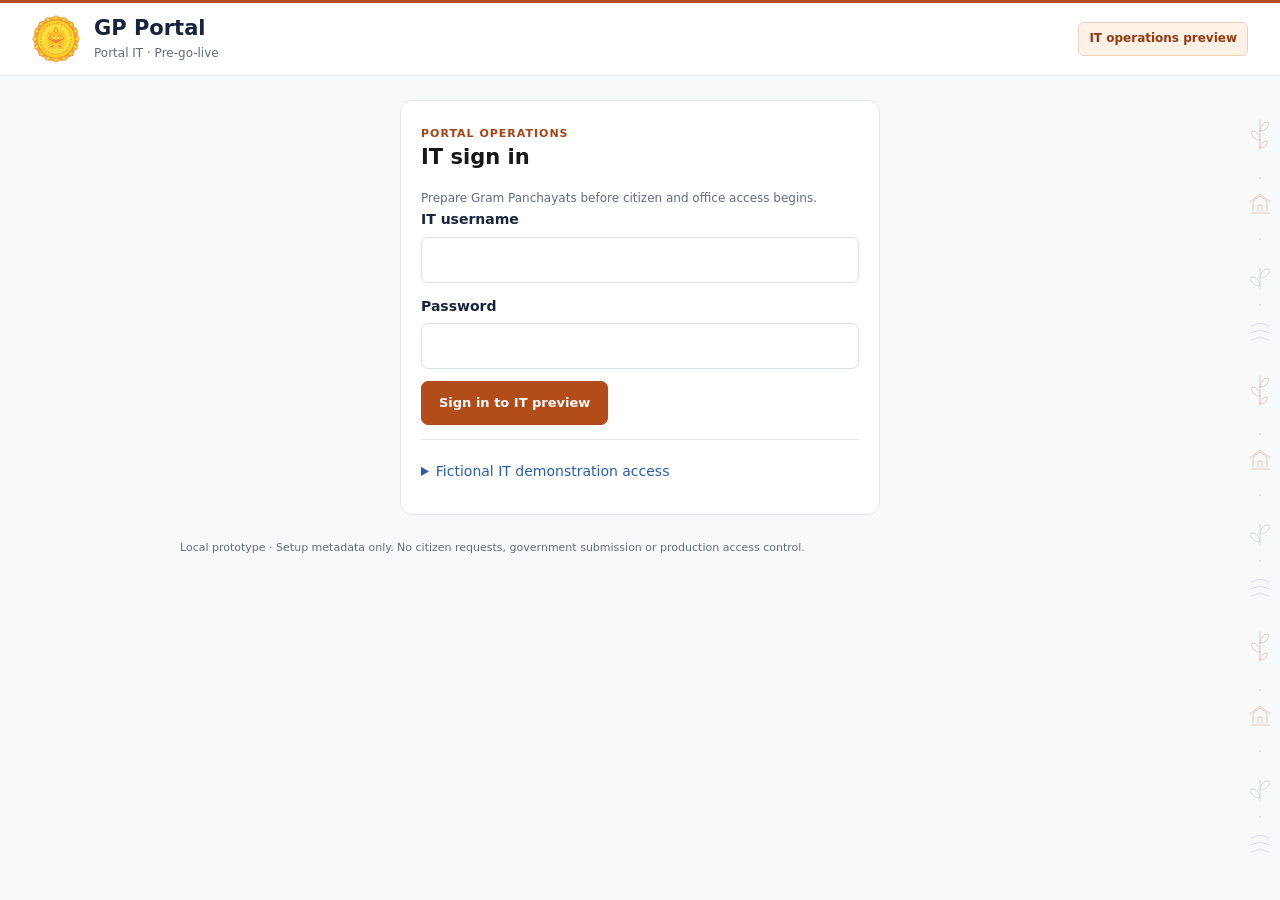
<file: it-setup.html>
<!doctype html>
<html lang="en" data-portal-context="it">
<head>
  <meta charset="utf-8">
  <meta name="viewport" content="width=device-width, initial-scale=1">
  <meta name="referrer" content="no-referrer">
  <title>Portal IT · Pre-go-live setup</title>
  <link rel="stylesheet" href="styles.css">
  <link rel="stylesheet" href="it-setup.css">
  <link rel="stylesheet" href="village-art.css">
  <script src="gp-registry-beed.js" defer></script>
  <script src="portal-access.js" defer></script>
  <script src="it-setup.js" defer></script>
</head>
<body class="it-page">
  <div class="village-edge-art" aria-hidden="true"></div>
  <a class="skip-link" href="#itMain">Skip to setup</a>
  <header class="it-header">
    <img src="assets/maharashtra-seal.png" width="48" height="48" alt="Maharashtra state seal">
    <div class="it-brand"><strong>GP Portal</strong><span>Portal IT · Pre-go-live</span></div>
    <span class="it-context">IT operations preview</span>
    <button type="button" id="itSignOut" class="button secondary small" hidden>Sign out</button>
  </header>
  <main id="itMain" tabindex="-1"></main>
  <footer class="it-footer">Local prototype · Setup metadata only. No citizen requests, government submission or production access control.</footer>
  <noscript>Enable JavaScript to use this local operations preview.</noscript>
</body>
</html>
</file>
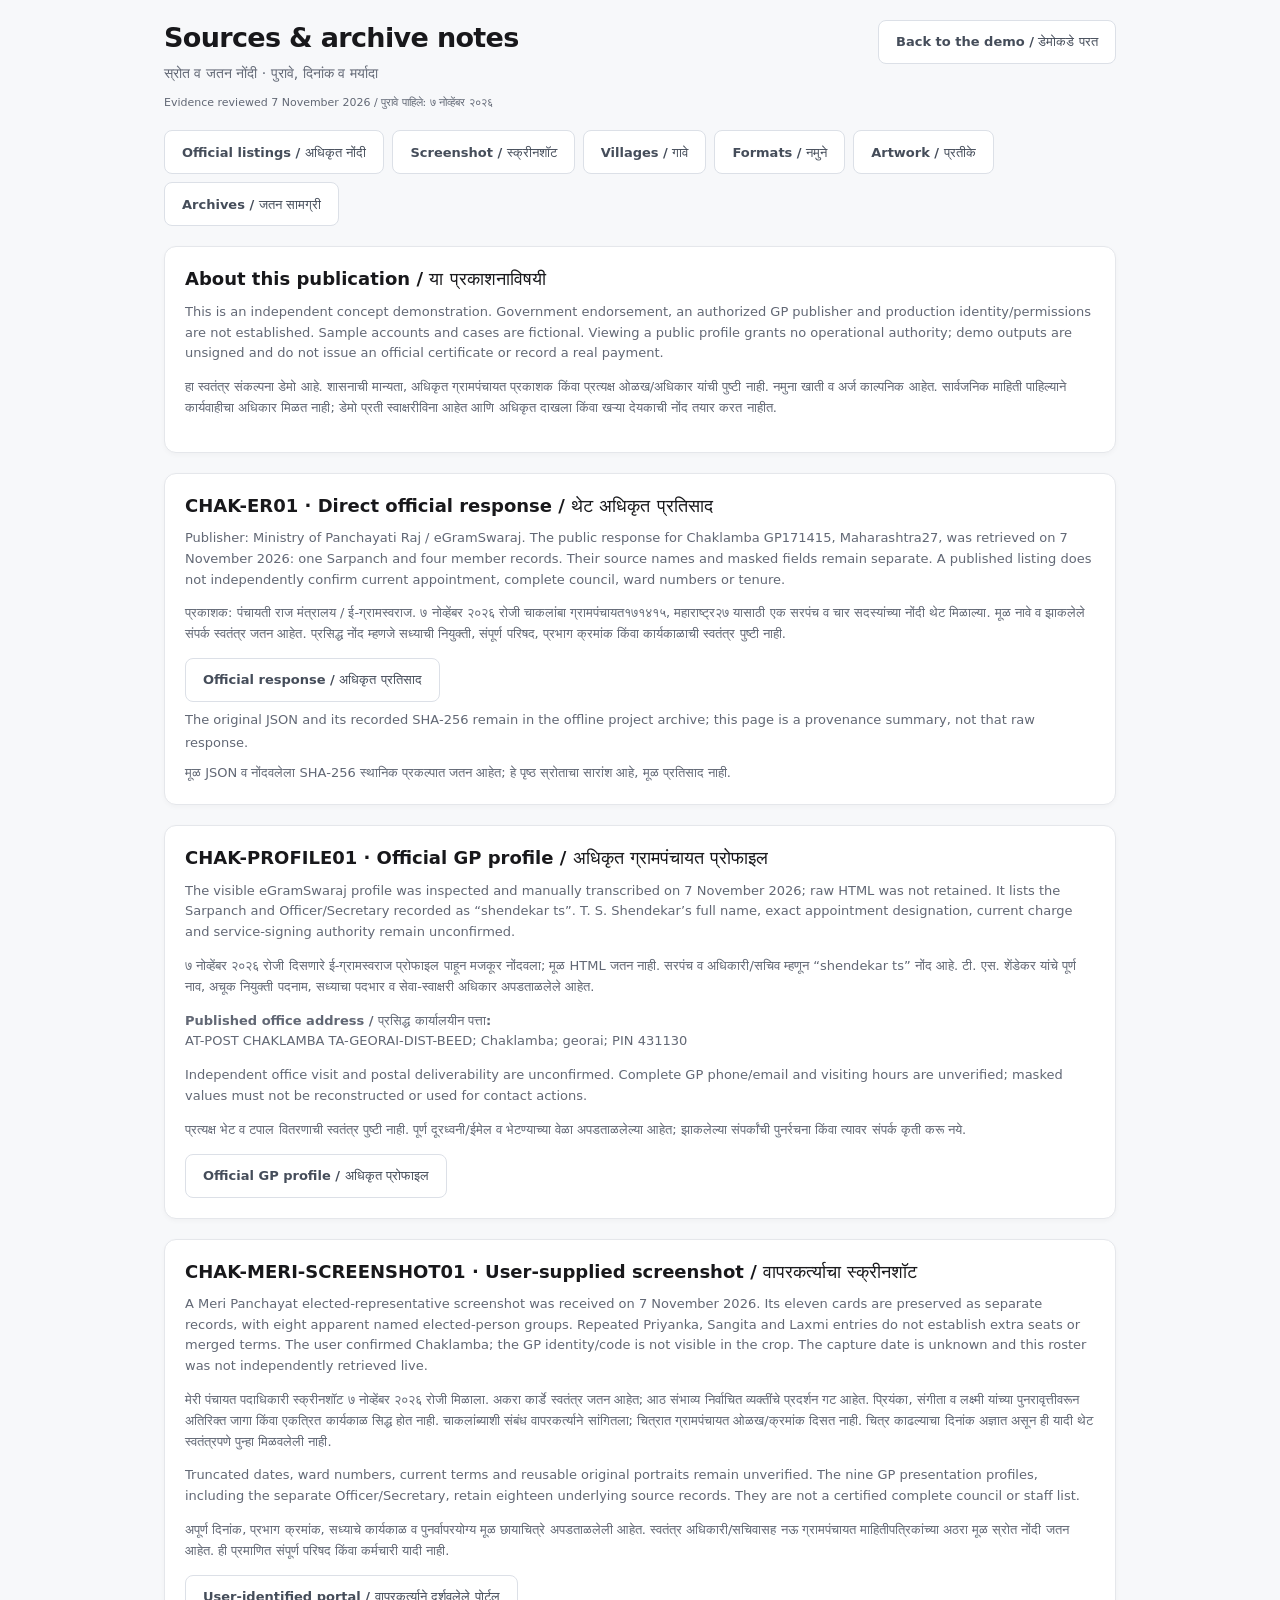
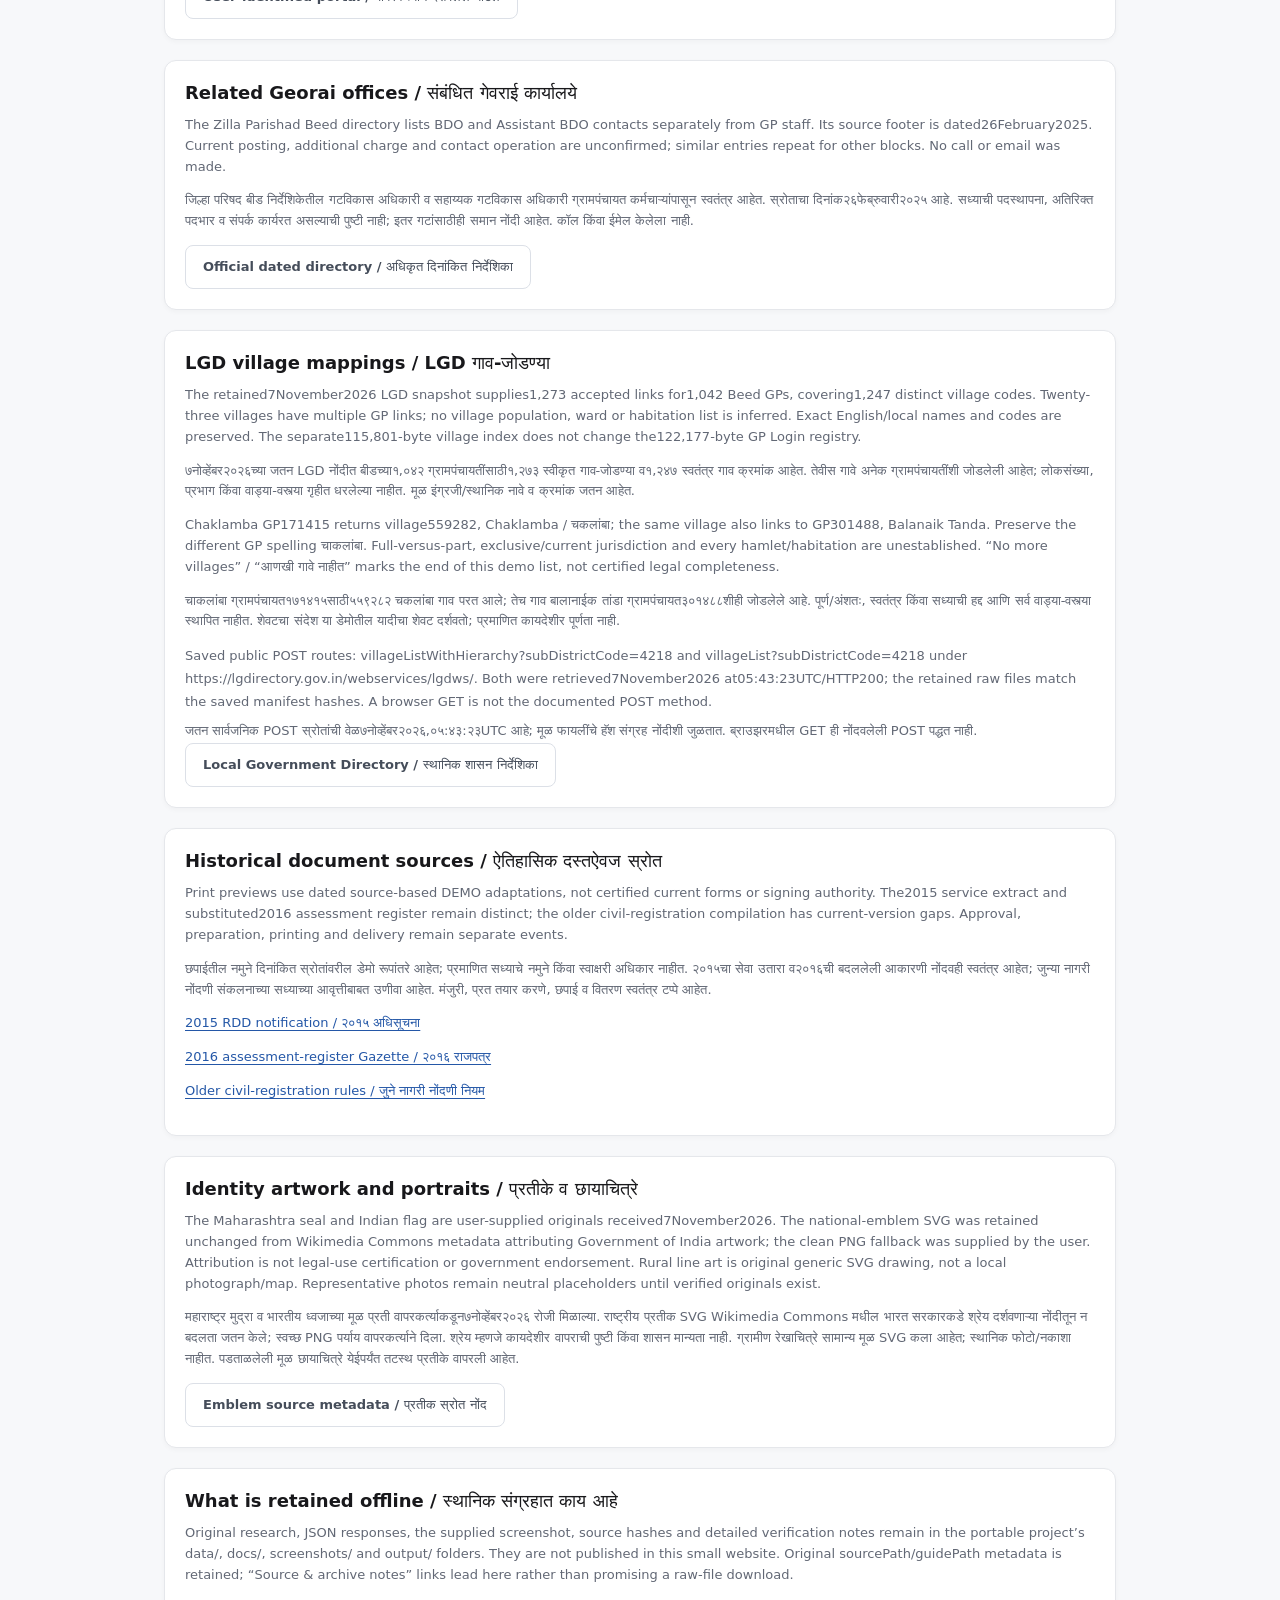
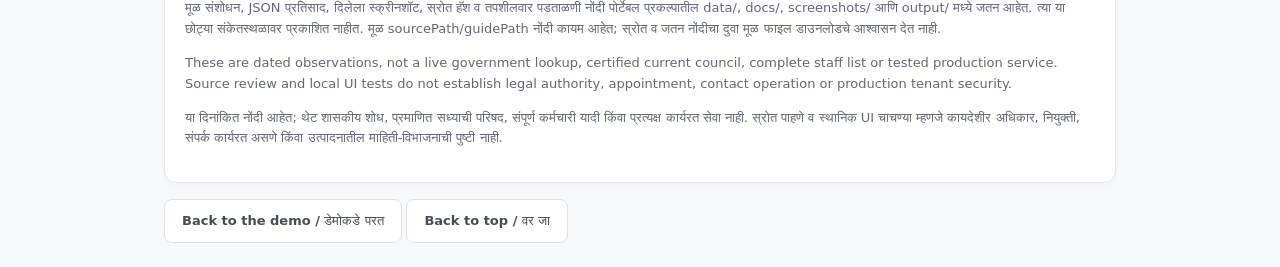
<file: sources.html>
<!doctype html>
<html lang="en">
<head>
  <meta charset="utf-8">
  <meta name="viewport" content="width=device-width, initial-scale=1">
  <meta name="description" content="Sources, evidence dates and limitations for the Gram Panchayat concept demonstration.">
  <title>Sources &amp; archive notes · स्रोत व जतन नोंदी</title>
  <link rel="stylesheet" href="styles.css">
</head>
<body>
  <a class="skip-link" href="#mainContent">Read source notes / स्रोत नोंदी वाचा</a>
  <main id="mainContent" class="main-content" data-source-guide tabindex="-1" style="max-width:1000px">
    <header class="page-heading">
      <div><h1>Sources &amp; archive notes</h1><p class="page-intro" lang="mr">स्रोत व जतन नोंदी · पुरावे, दिनांक व मर्यादा</p><p class="field-hint">Evidence reviewed 7 November 2026 / पुरावे पाहिले: ७ नोव्हेंबर २०२६</p></div>
      <a class="button secondary" href="index.html">Back to the demo / डेमोकडे परत</a>
    </header>
    <nav aria-label="Source sections / स्रोत विभाग" style="display:flex;flex-wrap:wrap;gap:8px;margin-bottom:20px">
      <a class="button secondary" href="#chak-er01">Official listings / अधिकृत नोंदी</a>
      <a class="button secondary" href="#chak-meri-screenshot01">Screenshot / स्क्रीनशॉट</a>
      <a class="button secondary" href="#village-mappings">Villages / गावे</a>
      <a class="button secondary" href="#document-formats">Formats / नमुने</a>
      <a class="button secondary" href="#identity-artwork">Artwork / प्रतीके</a>
      <a class="button secondary" href="#offline-archives">Archives / जतन सामग्री</a>
    </nav>

    <section class="panel" id="demo-publisher" style="margin-bottom:16px">
      <h2>About this publication <span lang="mr">/ या प्रकाशनाविषयी</span></h2>
      <p>This is an independent concept demonstration. Government endorsement, an authorized GP publisher and production identity/permissions are not established. Sample accounts and cases are fictional. Viewing a public profile grants no operational authority; demo outputs are unsigned and do not issue an official certificate or record a real payment.</p>
      <p lang="mr">हा स्वतंत्र संकल्पना डेमो आहे. शासनाची मान्यता, अधिकृत ग्रामपंचायत प्रकाशक किंवा प्रत्यक्ष ओळख/अधिकार यांची पुष्टी नाही. नमुना खाती व अर्ज काल्पनिक आहेत. सार्वजनिक माहिती पाहिल्याने कार्यवाहीचा अधिकार मिळत नाही; डेमो प्रती स्वाक्षरीविना आहेत आणि अधिकृत दाखला किंवा खऱ्या देयकाची नोंद तयार करत नाहीत.</p>
    </section>

    <section class="panel" id="chak-er01" data-source-id="CHAK-ER01" style="margin-bottom:16px">
      <h2>CHAK-ER01 · Direct official response <span lang="mr">/ थेट अधिकृत प्रतिसाद</span></h2>
      <p>Publisher: Ministry of Panchayati Raj / eGramSwaraj. The public response for Chaklamba GP171415, Maharashtra27, was retrieved on 7 November 2026: one Sarpanch and four member records. Their source names and masked fields remain separate. A published listing does not independently confirm current appointment, complete council, ward numbers or tenure.</p>
      <p lang="mr">प्रकाशक: पंचायती राज मंत्रालय / ई-ग्रामस्वराज. ७ नोव्हेंबर २०२६ रोजी चाकलांबा ग्रामपंचायत१७१४१५, महाराष्ट्र२७ यासाठी एक सरपंच व चार सदस्यांच्या नोंदी थेट मिळाल्या. मूळ नावे व झाकलेले संपर्क स्वतंत्र जतन आहेत. प्रसिद्ध नोंद म्हणजे सध्याची नियुक्ती, संपूर्ण परिषद, प्रभाग क्रमांक किंवा कार्यकाळाची स्वतंत्र पुष्टी नाही.</p>
      <a class="button secondary" href="https://egramswaraj.gov.in/ElectedMemberRepresent.do?code=171415&amp;stateCode=27&amp;level=V" target="_blank" rel="noopener noreferrer">Official response / अधिकृत प्रतिसाद</a>
      <p class="field-hint">The original JSON and its recorded SHA-256 remain in the offline project archive; this page is a provenance summary, not that raw response.</p>
      <p class="field-hint" lang="mr">मूळ JSON व नोंदवलेला SHA-256 स्थानिक प्रकल्पात जतन आहेत; हे पृष्ठ स्रोताचा सारांश आहे, मूळ प्रतिसाद नाही.</p>
    </section>

    <section class="panel" id="chak-profile01" data-source-id="CHAK-PROFILE01" style="margin-bottom:16px">
      <h2>CHAK-PROFILE01 · Official GP profile <span lang="mr">/ अधिकृत ग्रामपंचायत प्रोफाइल</span></h2>
      <p>The visible eGramSwaraj profile was inspected and manually transcribed on 7 November 2026; raw HTML was not retained. It lists the Sarpanch and Officer/Secretary recorded as “shendekar ts”. T. S. Shendekar’s full name, exact appointment designation, current charge and service-signing authority remain unconfirmed.</p>
      <p lang="mr">७ नोव्हेंबर २०२६ रोजी दिसणारे ई-ग्रामस्वराज प्रोफाइल पाहून मजकूर नोंदवला; मूळ HTML जतन नाही. सरपंच व अधिकारी/सचिव म्हणून “shendekar ts” नोंद आहे. टी. एस. शेंडेकर यांचे पूर्ण नाव, अचूक नियुक्ती पदनाम, सध्याचा पदभार व सेवा-स्वाक्षरी अधिकार अपडताळलेले आहेत.</p>
      <p><strong>Published office address / प्रसिद्ध कार्यालयीन पत्ता:</strong><br>AT-POST CHAKLAMBA TA-GEORAI-DIST-BEED; Chaklamba; georai; PIN 431130</p>
      <p>Independent office visit and postal deliverability are unconfirmed. Complete GP phone/email and visiting hours are unverified; masked values must not be reconstructed or used for contact actions.</p>
      <p lang="mr">प्रत्यक्ष भेट व टपाल वितरणाची स्वतंत्र पुष्टी नाही. पूर्ण दूरध्वनी/ईमेल व भेटण्याच्या वेळा अपडताळलेल्या आहेत; झाकलेल्या संपर्कांची पुनर्रचना किंवा त्यावर संपर्क कृती करू नये.</p>
      <a class="button secondary" href="https://egramswaraj.gov.in/getZpProfileDetails.do?lbc=171415" target="_blank" rel="noopener noreferrer">Official GP profile / अधिकृत प्रोफाइल</a>
    </section>

    <section class="panel" id="chak-meri-screenshot01" data-source-id="CHAK-MERI-SCREENSHOT01" style="margin-bottom:16px">
      <h2>CHAK-MERI-SCREENSHOT01 · User-supplied screenshot <span lang="mr">/ वापरकर्त्याचा स्क्रीनशॉट</span></h2>
      <p>A Meri Panchayat elected-representative screenshot was received on 7 November 2026. Its eleven cards are preserved as separate records, with eight apparent named elected-person groups. Repeated Priyanka, Sangita and Laxmi entries do not establish extra seats or merged terms. The user confirmed Chaklamba; the GP identity/code is not visible in the crop. The capture date is unknown and this roster was not independently retrieved live.</p>
      <p lang="mr">मेरी पंचायत पदाधिकारी स्क्रीनशॉट ७ नोव्हेंबर २०२६ रोजी मिळाला. अकरा कार्डे स्वतंत्र जतन आहेत; आठ संभाव्य निर्वाचित व्यक्तींचे प्रदर्शन गट आहेत. प्रियंका, संगीता व लक्ष्मी यांच्या पुनरावृत्तीवरून अतिरिक्त जागा किंवा एकत्रित कार्यकाळ सिद्ध होत नाही. चाकलांब्याशी संबंध वापरकर्त्याने सांगितला; चित्रात ग्रामपंचायत ओळख/क्रमांक दिसत नाही. चित्र काढल्याचा दिनांक अज्ञात असून ही यादी थेट स्वतंत्रपणे पुन्हा मिळवलेली नाही.</p>
      <p>Truncated dates, ward numbers, current terms and reusable original portraits remain unverified. The nine GP presentation profiles, including the separate Officer/Secretary, retain eighteen underlying source records. They are not a certified complete council or staff list.</p>
      <p lang="mr">अपूर्ण दिनांक, प्रभाग क्रमांक, सध्याचे कार्यकाळ व पुनर्वापरयोग्य मूळ छायाचित्रे अपडताळलेली आहेत. स्वतंत्र अधिकारी/सचिवासह नऊ ग्रामपंचायत माहितीपत्रिकांच्या अठरा मूळ स्रोत नोंदी जतन आहेत. ही प्रमाणित संपूर्ण परिषद किंवा कर्मचारी यादी नाही.</p>
      <a class="button secondary" href="https://meripanchayat.gov.in/citizen/gp#home" target="_blank" rel="noopener noreferrer">User-identified portal / वापरकर्त्याने दर्शवलेले पोर्टल</a>
    </section>

    <section class="panel" id="georai-offices" data-source-id="PEOPLE-GEORAI-OFFICES" style="margin-bottom:16px">
      <h2>Related Georai offices <span lang="mr">/ संबंधित गेवराई कार्यालये</span></h2>
      <p>The Zilla Parishad Beed directory lists BDO and Assistant BDO contacts separately from GP staff. Its source footer is dated26February2025. Current posting, additional charge and contact operation are unconfirmed; similar entries repeat for other blocks. No call or email was made.</p>
      <p lang="mr">जिल्हा परिषद बीड निर्देशिकेतील गटविकास अधिकारी व सहाय्यक गटविकास अधिकारी ग्रामपंचायत कर्मचाऱ्यांपासून स्वतंत्र आहेत. स्रोताचा दिनांक२६फेब्रुवारी२०२५ आहे. सध्याची पदस्थापना, अतिरिक्त पदभार व संपर्क कार्यरत असल्याची पुष्टी नाही; इतर गटांसाठीही समान नोंदी आहेत. कॉल किंवा ईमेल केलेला नाही.</p>
      <a class="button secondary" href="https://www.zpbeed.gov.in/en/directory/" target="_blank" rel="noopener noreferrer">Official dated directory / अधिकृत दिनांकित निर्देशिका</a>
    </section>

    <section class="panel" id="village-mappings" style="margin-bottom:16px">
      <h2>LGD village mappings <span lang="mr">/ LGD गाव-जोडण्या</span></h2>
      <p>The retained7November2026 LGD snapshot supplies1,273 accepted links for1,042 Beed GPs, covering1,247 distinct village codes. Twenty-three villages have multiple GP links; no village population, ward or habitation list is inferred. Exact English/local names and codes are preserved. The separate115,801-byte village index does not change the122,177-byte GP Login registry.</p>
      <p lang="mr">७नोव्हेंबर२०२६च्या जतन LGD नोंदीत बीडच्या१,०४२ ग्रामपंचायतींसाठी१,२७३ स्वीकृत गाव-जोडण्या व१,२४७ स्वतंत्र गाव क्रमांक आहेत. तेवीस गावे अनेक ग्रामपंचायतींशी जोडलेली आहेत; लोकसंख्या, प्रभाग किंवा वाड्या-वस्त्या गृहीत धरलेल्या नाहीत. मूळ इंग्रजी/स्थानिक नावे व क्रमांक जतन आहेत.</p>
      <p>Chaklamba GP171415 returns village559282, Chaklamba / <span lang="mr">चकलांबा</span>; the same village also links to GP301488, Balanaik Tanda. Preserve the different GP spelling <span lang="mr">चाकलांबा</span>. Full-versus-part, exclusive/current jurisdiction and every hamlet/habitation are unestablished. “No more villages” / <span lang="mr">“आणखी गावे नाहीत”</span> marks the end of this demo list, not certified legal completeness.</p>
      <p lang="mr">चाकलांबा ग्रामपंचायत१७१४१५साठी५५९२८२ चकलांबा गाव परत आले; तेच गाव बालानाईक तांडा ग्रामपंचायत३०१४८८शीही जोडलेले आहे. पूर्ण/अंशतः, स्वतंत्र किंवा सध्याची हद्द आणि सर्व वाड्या-वस्त्या स्थापित नाहीत. शेवटचा संदेश या डेमोतील यादीचा शेवट दर्शवतो; प्रमाणित कायदेशीर पूर्णता नाही.</p>
      <p class="field-hint">Saved public POST routes: villageListWithHierarchy?subDistrictCode=4218 and villageList?subDistrictCode=4218 under https://lgdirectory.gov.in/webservices/lgdws/. Both were retrieved7November2026 at05:43:23UTC/HTTP200; the retained raw files match the saved manifest hashes. A browser GET is not the documented POST method.</p>
      <p class="field-hint" lang="mr">जतन सार्वजनिक POST स्रोतांची वेळ७नोव्हेंबर२०२६,०५:४३:२३UTC आहे; मूळ फायलींचे हॅश संग्रह नोंदीशी जुळतात. ब्राउझरमधील GET ही नोंदवलेली POST पद्धत नाही.</p>
      <a class="button secondary" href="https://lgdirectory.gov.in/" target="_blank" rel="noopener noreferrer">Local Government Directory / स्थानिक शासन निर्देशिका</a>
    </section>

    <section class="panel" id="document-formats" style="margin-bottom:16px">
      <h2>Historical document sources <span lang="mr">/ ऐतिहासिक दस्तऐवज स्रोत</span></h2>
      <p>Print previews use dated source-based DEMO adaptations, not certified current forms or signing authority. The2015 service extract and substituted2016 assessment register remain distinct; the older civil-registration compilation has current-version gaps. Approval, preparation, printing and delivery remain separate events.</p>
      <p lang="mr">छपाईतील नमुने दिनांकित स्रोतांवरील डेमो रूपांतरे आहेत; प्रमाणित सध्याचे नमुने किंवा स्वाक्षरी अधिकार नाहीत. २०१५चा सेवा उतारा व२०१६ची बदललेली आकारणी नोंदवही स्वतंत्र आहेत; जुन्या नागरी नोंदणी संकलनाच्या सध्याच्या आवृत्तीबाबत उणीवा आहेत. मंजुरी, प्रत तयार करणे, छपाई व वितरण स्वतंत्र टप्पे आहेत.</p>
      <p><a href="https://aaplesarkar.mahaonline.gov.in/pdf/RTS_Rural_Development_Department_Notification.pdf" target="_blank" rel="noopener noreferrer">2015 RDD notification / २०१५ अधिसूचना</a></p>
      <p><a href="https://maharashtra.gov.in/Upload/PDF/Notification%20rdd%203.3.2016.pdf" target="_blank" rel="noopener noreferrer">2016 assessment-register Gazette / २०१६ राजपत्र</a></p>
      <p><a href="https://bombayhighcourt.gov.in/bhc/libweb/legislation/rules/R2000.001.pdf" target="_blank" rel="noopener noreferrer">Older civil-registration rules / जुने नागरी नोंदणी नियम</a></p>
    </section>

    <section class="panel" id="identity-artwork" style="margin-bottom:16px">
      <h2>Identity artwork and portraits <span lang="mr">/ प्रतीके व छायाचित्रे</span></h2>
      <p>The Maharashtra seal and Indian flag are user-supplied originals received7November2026. The national-emblem SVG was retained unchanged from Wikimedia Commons metadata attributing Government of India artwork; the clean PNG fallback was supplied by the user. Attribution is not legal-use certification or government endorsement. Rural line art is original generic SVG drawing, not a local photograph/map. Representative photos remain neutral placeholders until verified originals exist.</p>
      <p lang="mr">महाराष्ट्र मुद्रा व भारतीय ध्वजाच्या मूळ प्रती वापरकर्त्याकडून७नोव्हेंबर२०२६ रोजी मिळाल्या. राष्ट्रीय प्रतीक SVG Wikimedia Commons मधील भारत सरकारकडे श्रेय दर्शवणाऱ्या नोंदीतून न बदलता जतन केले; स्वच्छ PNG पर्याय वापरकर्त्याने दिला. श्रेय म्हणजे कायदेशीर वापराची पुष्टी किंवा शासन मान्यता नाही. ग्रामीण रेखाचित्रे सामान्य मूळ SVG कला आहेत; स्थानिक फोटो/नकाशा नाहीत. पडताळलेली मूळ छायाचित्रे येईपर्यंत तटस्थ प्रतीके वापरली आहेत.</p>
      <a class="button secondary" href="https://commons.wikimedia.org/wiki/File:Emblem_of_India.svg" target="_blank" rel="noopener noreferrer">Emblem source metadata / प्रतीक स्रोत नोंद</a>
    </section>

    <section class="panel" id="offline-archives" style="margin-bottom:16px">
      <h2>What is retained offline <span lang="mr">/ स्थानिक संग्रहात काय आहे</span></h2>
      <p>Original research, JSON responses, the supplied screenshot, source hashes and detailed verification notes remain in the portable project’s data/, docs/, screenshots/ and output/ folders. They are not published in this small website. Original sourcePath/guidePath metadata is retained; “Source &amp; archive notes” links lead here rather than promising a raw-file download.</p>
      <p lang="mr">मूळ संशोधन, JSON प्रतिसाद, दिलेला स्क्रीनशॉट, स्रोत हॅश व तपशीलवार पडताळणी नोंदी पोर्टेबल प्रकल्पातील data/, docs/, screenshots/ आणि output/ मध्ये जतन आहेत. त्या या छोट्या संकेतस्थळावर प्रकाशित नाहीत. मूळ sourcePath/guidePath नोंदी कायम आहेत; स्रोत व जतन नोंदीचा दुवा मूळ फाइल डाउनलोडचे आश्वासन देत नाही.</p>
      <p>These are dated observations, not a live government lookup, certified current council, complete staff list or tested production service. Source review and local UI tests do not establish legal authority, appointment, contact operation or production tenant security.</p>
      <p lang="mr">या दिनांकित नोंदी आहेत; थेट शासकीय शोध, प्रमाणित सध्याची परिषद, संपूर्ण कर्मचारी यादी किंवा प्रत्यक्ष कार्यरत सेवा नाही. स्रोत पाहणे व स्थानिक UI चाचण्या म्हणजे कायदेशीर अधिकार, नियुक्ती, संपर्क कार्यरत असणे किंवा उत्पादनातील माहिती-विभाजनाची पुष्टी नाही.</p>
    </section>
    <footer><a class="button secondary" href="index.html">Back to the demo / डेमोकडे परत</a> <a class="button secondary" href="#mainContent">Back to top / वर जा</a></footer>
  </main>
</body>
</html>
</file>
<file: styles.css>
/* Shared offline screen system; historical paper layouts remain in printing.css. */
:root {
  color-scheme: light;
  --paper: #f7f8fa; --white: #fff; --ink: #18181b; --muted: #626875; --line: #e5e7eb;
  --accent: #2457a7; --accent-soft: #edf3fc; --danger: #b42318;
  --orange: #b34c1b; --orange-soft: #fff1e6; --orange-line: #f1d9c8;
  --green: #26705d; --green-soft: #eaf4ef; --green-line: #cfe3d8;
  --blue-line: #d5e2f5;
  /* Compatibility aliases used by the enrollment controller's existing CSS contract. */
  --forest: #2457a7; --forest-dark: #1b437f; --forest-mid: #3568b4;
  --sage: #f1f3f6; --sage-deep: #e5e7eb; --terracotta: #b34c1b; --warm: #fff1e6;
  --shadow: 0 2px 5px rgb(24 24 27 / 3%); --radius: 12px;
  --sidebar-width: 240px; --demo-bar-height: 0px;
  font-family: "Nirmala UI", "Segoe UI", system-ui, sans-serif;
  font-synthesis: none; -webkit-font-smoothing: antialiased; text-rendering: optimizeLegibility;
}
*, *::before, *::after { box-sizing: border-box; }
body { margin: 0; min-width: 320px; color: var(--ink); background: var(--paper); font-size: 14px; line-height: 1.6; }
button, input, select, textarea { font: inherit; max-width: 100%; }
button, a, input, select, textarea { -webkit-tap-highlight-color: transparent; }
button, select { cursor: pointer; }
button { border: 0; color: inherit; }
button:disabled { cursor: not-allowed; opacity: .5; }
a { color: var(--accent); text-underline-offset: 3px; }
svg { display: inline-block; flex-shrink: 0; vertical-align: middle; max-width: 100%; }
img { max-width: 100%; }
h1, h2, h3, p { margin-top: 0; }
h1, h2, h3 { color: var(--ink); line-height: 1.35; font-weight: 650; }
button:focus-visible, a:focus-visible, input:focus-visible, select:focus-visible, textarea:focus-visible, [tabindex]:focus-visible { outline: 3px solid var(--accent); outline-offset: 3px; }
[hidden], .hidden { display: none !important; }
.sr-only, .visually-hidden { position: absolute; width: 1px; height: 1px; padding: 0; margin: -1px; overflow: hidden; clip: rect(0,0,0,0); white-space: nowrap; border: 0; }
.skip-link { position: fixed; top: 8px; left: 16px; z-index: 200; padding: 10px 20px; border: 2px solid var(--accent); border-radius: 8px; background: white; transform: translateY(-160%); }
.skip-link:focus { transform: translateY(0); }
.icon-library { position: absolute; width: 0; height: 0; overflow: hidden; pointer-events: none; }
.icon { width: 19px; height: 19px; fill: none; stroke: currentColor; stroke-width: 1.65; stroke-linecap: round; stroke-linejoin: round; }

/* Persistent white navigation and a quiet utility strip. */
.app-shell { --workspace-header-height: 88px; --workspace-rail-width: var(--sidebar-width); min-height: 100dvh; padding-top: var(--workspace-header-height); }
.sidebar { position: fixed; inset: var(--workspace-header-height) auto 0 0; z-index: 60; display: flex; flex-direction: column; width: var(--workspace-rail-width); padding: 20px 16px; overflow-y: auto; border-right: 1px solid var(--line); background: white; color: var(--ink); }
.brand { display: flex; align-items: center; gap: 10px; padding: 0 9px; color: var(--ink); text-decoration: none; }
.brand-mark { display: grid; place-items: center; width: 38px; height: 38px; flex-shrink: 0; border: 1px solid var(--orange-line); border-radius: 10px; color: var(--orange); background: var(--orange-soft); }
.brand-mark .icon { width: 22px; height: 22px; }
.brand strong { display: block; color: #203e68; font-size: 15px; font-weight: 650; line-height: 1.4; }
.brand small { display: block; margin-top: 4px; color: var(--muted); font-size: 9px; letter-spacing: 1.1px; }
.sidebar-context { display: flex; align-items: center; gap: 7px; margin: 4px 12px 22px; color: var(--muted); font-size: 12px; }
.context-dot { width: 5px; height: 5px; border-radius: 50%; background: var(--green); }
.nav-section-label { margin: 0 12px 9px; color: var(--muted); font-size: 10px; font-weight: 650; letter-spacing: .8px; text-transform: uppercase; }
.primary-nav, .future-nav { display: grid; gap: 4px; }
.primary-nav { margin-bottom: 8px; }
.nav-btn { display: flex; align-items: center; gap: 11px; width: 100%; min-height: 46px; padding: 11px 13px; border-radius: 8px; background: transparent; color: #555b67; text-align: left; font-size: 13px; line-height: 1.5; transition: background .15s, color .15s; }
.nav-btn .icon { width: 18px; height: 18px; }
.nav-btn:hover { background: #f5f6f8; color: var(--ink); }
.nav-btn.active, .nav-btn[aria-current="page"] { color: var(--accent); background: var(--accent-soft); font-weight: 650; }
.nav-count { margin-left: auto; min-width: 23px; padding: 1px 6px; border-radius: 5px; background: #eef0f3; color: #555b67; font-size: 11px; text-align: center; }
.nav-btn.active .nav-count { background: #dce8fa; color: var(--accent); }
.future-label { margin-top: 28px; }
.future-nav { margin-bottom: 24px; }
.future-nav .nav-btn { color: #656b76; }
.soon-dot { width: 4px; height: 4px; margin-left: auto; border-radius: 50%; background: #9399a4; }
.sidebar-help { margin: auto 5px 0; padding: 17px 12px 8px; border-top: 1px solid var(--green-line); }
.side-help-icon { display: none; }
.sidebar-help strong { display: block; margin-bottom: 6px; color: var(--green); font-size: 13px; font-weight: 600; }
.sidebar-help p { margin-bottom: 5px; color: var(--muted); font-size: 12px; line-height: 1.7; }
.side-help-link { display: inline-flex; align-items: center; gap: 7px; min-height: 44px; padding: 0; background: none; color: #3a4f8d; font-size: 12px; font-weight: 600; }
.side-help-link .icon { width: 14px; height: 14px; }
.sidebar-bottom { display: flex; align-items: center; gap: 7px; margin: 20px 12px 0; color: var(--muted); font-size: 10px; }
.sidebar-bottom .icon { width: 13px; height: 13px; color: var(--green); }
.workspace { min-width: 0; margin-left: var(--workspace-rail-width); }
.demo-bar { position: sticky; top: 0; z-index: 45; display: flex; flex-wrap: wrap; align-items: center; justify-content: space-between; gap: 6px 16px; min-height: var(--demo-bar-height); margin-left: var(--sidebar-width); padding: 6px 30px; border-bottom: 1px solid var(--line); background: #f9fafb; color: var(--muted); font-size: 11px; }
.demo-label { display: flex; align-items: center; gap: 7px; }
.demo-label strong { color: #444a55; font-weight: 600; }
.demo-dot { width: 5px; height: 5px; border-radius: 50%; background: var(--orange); }
.demo-separator { color: #89909c; }
.reset-demo { display: inline-flex; align-items: center; gap: 6px; min-height: 44px; padding: 3px 4px; background: transparent; color: #555d6b; font-size: 12px; text-decoration: none; }
.reset-demo:hover { color: var(--ink); }
.reset-demo .icon { width: 13px; height: 13px; }
.view-switch { display: flex; gap: 2px; padding: 3px; border: 1px solid #e1e4e9; border-radius: 8px; background: #eceef2; }
.view-switch button { min-height: 44px; padding: 6px 14px; border-radius: 5px; color: #5c626d; background: transparent; font-size: 12px; }
.view-switch button.active, .view-switch button[aria-pressed="true"] { background: white; color: var(--accent); box-shadow: 0 1px 3px rgb(24 24 27 / 9%); font-weight: 600; }
.topbar { position: fixed; inset: 0 0 auto; z-index: 80; display: flex; align-items: center; gap: 16px; min-height: 88px; padding: 15px 28px; border-bottom: 1px solid var(--line); background: white; }
.topbar > .brand { flex-shrink: 0; padding: 0; }
.place-selector { display: flex; flex: 1; align-items: center; gap: 11px; min-width: 0; }
.place-selector > .icon { width: 18px; height: 18px; color: #6b7280; }
.place-selector > div { min-width: 0; flex: 0 1 235px; }
.field-overline { display: block; margin-bottom: 2px; color: var(--muted); font-size: 11px; }
.place-selector select { width: 100%; min-width: 0; max-width: 235px; min-height: 44px; padding: 0 18px 0 0; border: 0; background: transparent; color: var(--ink); font-size: 15px; font-weight: 650; }
.place-location { margin-left: 5px; padding-left: 16px; border-left: 1px solid var(--line); color: var(--muted); font-size: 12px; }
.topbar-actions { display: flex; flex-shrink: 0; align-items: center; gap: 12px; min-width: 0; }
.user-avatar { display: grid; place-items: center; width: 34px; height: 34px; flex-shrink: 0; border-radius: 50%; color: var(--accent); background: var(--accent-soft); font-size: 12px; font-weight: 650; }
.mobile-menu { display: inline-grid !important; flex-shrink: 0; }
.mobile-shade { position: fixed; inset: var(--workspace-header-height) 0 0; z-index: 55; width: 100%; height: calc(100dvh - var(--workspace-header-height)); background: rgb(24 24 27 / 35%); }
@media (min-width: 761px) {
  #portalRoot.sidebar-collapsed .app-shell { --workspace-rail-width: 72px; }
  #portalRoot.sidebar-collapsed .sidebar { padding: 18px 12px; }
  #portalRoot.sidebar-collapsed .sidebar .nav-btn { justify-content: center; width: 48px; min-height: 48px; padding: 12px; }
  #portalRoot.sidebar-collapsed .sidebar .nav-btn > span,
  #portalRoot.sidebar-collapsed .sidebar .sidebar-context,
  #portalRoot.sidebar-collapsed .sidebar .nav-section-label,
  #portalRoot.sidebar-collapsed .sidebar .sidebar-help,
  #portalRoot.sidebar-collapsed .sidebar .sidebar-bottom,
  #portalRoot.sidebar-collapsed .sidebar .admin-sidebar-note { display: none; }
  #portalRoot.sidebar-collapsed .sidebar .future-nav { margin-top: 16px; }
}
.main-content { max-width: 1420px; margin: 0 auto; padding: 20px 24px 24px; }
.main-content:focus { outline: none; }
.workspace > .page-footer { display: flex; flex-wrap: wrap; justify-content: space-between; gap: 8px; max-width: 1420px; margin: 0 auto; padding: 0 34px 22px; color: var(--muted); font-size: 10px; }
.breadcrumb { display: flex; flex-wrap: wrap; align-items: center; gap: 9px; margin-bottom: 14px; color: var(--muted); font-size: 12px; }
.breadcrumb > span:not(.gp-code) { color: #9298a3; }
.gp-code { margin-left: auto; font-size: 11px; font-variant-numeric: tabular-nums; }
.page-heading { display: flex; flex-wrap: wrap; align-items: flex-start; justify-content: space-between; gap: 10px 18px; margin-bottom: 18px; }
.page-heading > div:first-child { flex: 1; min-width: 190px; }
.page-title, .page-heading h1 { margin: 0 0 6px; color: var(--ink); font-size: 27px; font-weight: 650; letter-spacing: -.65px; }
.page-intro { max-width: 660px; margin: 0; color: var(--muted); font-size: 14px; line-height: 1.7; }

/* Task-oriented home, shared service catalogue and quiet lists. */
/* Demo tools sit outside layout; hover, focus or tap exposes the same controls. */
.demo-tools { position: fixed; right: 18px; bottom: 16px; z-index: 90; max-width: calc(100vw - 32px); }
.demo-controls-toggle { display: inline-flex; align-items: center; justify-content: center; gap: 6px; min-height: 44px; padding: 7px 12px; border: 1px solid var(--orange-line); border-radius: 9px; background: #fff9f4; color: var(--orange); font-size: 11px; box-shadow: 0 3px 12px rgb(40 30 20 / 6%); }
.demo-controls-toggle .icon { width: 12px; height: 12px; transform: rotate(-90deg); }
.demo-tools::before { content: ""; position: absolute; right: 0; bottom: 100%; width: min(850px, calc(100vw - 36px)); height: 10px; pointer-events: none; }
.demo-tools:hover::before, .demo-tools:focus-within::before, .demo-tools[data-open="true"]::before { pointer-events: auto; }
.demo-tools[data-dismissed="true"]::before { pointer-events: none; }
.demo-tools .demo-bar { position: absolute; inset: auto 0 calc(100% + 8px) auto; width: min(850px, calc(100vw - 36px)); min-height: 0; max-height: min(70dvh, 480px); overflow: auto; margin: 0; padding: 17px 19px; gap: 10px 18px; border: 1px solid #e8d8ca; border-radius: 12px; background: white; box-shadow: 0 12px 40px rgb(24 24 27 / 14%); visibility: hidden; opacity: 0; pointer-events: none; transform: translateY(6px); transition: opacity .14s, transform .14s, visibility .14s; }
.demo-tools:hover .demo-bar, .demo-tools:focus-within .demo-bar, .demo-tools[data-open="true"] .demo-bar { visibility: visible; opacity: 1; pointer-events: auto; transform: none; }
.demo-tools[data-dismissed="true"] .demo-bar { visibility: hidden; opacity: 0; pointer-events: none; }
.demo-tools .demo-session-actions { justify-content: flex-start; }
.public-return-link { margin-top: 14px; font-size: 12px; color: var(--accent); }
@media print { .demo-tools { display: none !important; } }

.hero { display: grid; grid-template-columns: minmax(0, 1fr) 270px; align-items: center; gap: 40px; padding: 6px 0 30px; margin-bottom: 26px; border-bottom: 1px solid var(--line); }
.hero-copy { min-width: 0; }
.eyebrow { margin: 0 0 10px; color: var(--muted); font-size: 10px; font-weight: 650; letter-spacing: 1.15px; line-height: 1.6; text-transform: uppercase; }
.hero-title { margin: 0 0 12px; color: #203e68; font-size: clamp(28px, 2.6vw, 38px); font-weight: 650; letter-spacing: -.9px; line-height: 1.3; }
.hero-copy > .eyebrow { color: var(--orange); }
.hero-description { max-width: 550px; margin: 0; color: var(--muted); font-size: 14px; line-height: 1.8; }
.hero-actions { display: flex; flex-wrap: wrap; gap: 10px; margin-top: 22px; }
.workspace-summary { padding: 22px; border: 1px solid var(--green-line); border-radius: var(--radius); background: var(--green-soft); }
.workspace-summary > p { margin: 0 0 18px; color: var(--muted); font-size: 12px; }
.summary-metrics { display: grid; grid-template-columns: 1fr 1fr; gap: 18px; }
.summary-metrics strong { display: block; color: var(--green); font-size: 29px; font-weight: 600; line-height: 1.2; font-variant-numeric: tabular-nums; }
.summary-metrics span { display: block; margin-top: 7px; color: var(--muted); font-size: 11px; }
.workspace-summary .text-button { display: inline-flex; align-items: center; gap: 8px; margin-top: 15px; }
.section-header { display: flex; flex-wrap: wrap; align-items: center; justify-content: space-between; gap: 10px 18px; margin-bottom: 12px; }
.section-header h2 { margin: 0; font-size: 19px; font-weight: 650; letter-spacing: -.3px; }
.section-header p { margin: 5px 0 0; color: var(--muted); font-size: 12px; }
.section-header .eyebrow { margin: 0 0 5px; font-size: 10px; }
.services-grid { display: grid; grid-template-columns: repeat(3, minmax(0, 1fr)); gap: 12px; }
.services-grid > *, .dashboard-grid > *, .field-grid > * { min-width: 0; }
.service-card { display: flex; flex-direction: column; width: 100%; min-width: 0; min-height: 168px; padding: 16px; border: 1px solid var(--line); border-radius: var(--radius); background: white; text-align: left; transition: border-color .15s, box-shadow .15s; }
.service-card:hover { border-color: #bac4db; box-shadow: 0 4px 12px rgb(30 41 59 / 5%); }
.service-card-head { display: flex; align-items: center; gap: 12px; width: 100%; margin-bottom: 10px; }
.service-card-copy { min-width: 0; }
.service-icon { display: inline-grid; place-items: center; width: 38px; height: 38px; flex-shrink: 0; margin-bottom: 12px; border: 1px solid var(--blue-line); border-radius: 9px; background: var(--accent-soft); color: var(--accent); }
.service-icon.sage { border-color: var(--green-line); background: var(--green-soft); color: var(--green); }
.service-icon.sand, .service-icon.rose, .service-icon.peach { border-color: var(--orange-line); background: var(--orange-soft); color: var(--orange); }
.service-icon .icon { width: 20px; height: 20px; }
.service-card-head .service-icon { margin-bottom: 0; }
.service-tag { display: block; margin-bottom: 4px; color: var(--muted); font-size: 9px; letter-spacing: .4px; text-transform: uppercase; }
.service-card strong { display: block; color: #242731; font-size: 15px; font-weight: 650; line-height: 1.5; }
.service-meta { display: block; margin-bottom: 12px; color: var(--muted); font-size: 13px; line-height: 1.7; }
.service-bottom { display: flex; align-items: center; justify-content: space-between; gap: 8px; width: 100%; margin-top: auto; padding-top: 10px; border-top: 1px solid #f0f1f4; color: var(--accent); font-size: 12px; font-weight: 600; }
.service-bottom .icon { width: 16px; height: 16px; }
.dashboard-grid { display: grid; grid-template-columns: minmax(0, 1fr) 305px; align-items: start; gap: 16px; }
.main-content > section + section { margin-top: 20px; }
.panel { min-width: 0; padding: 20px; border: 1px solid var(--line); border-radius: var(--radius); background: white; box-shadow: var(--shadow); }
.panel h2, .panel h3 { margin-bottom: 10px; font-size: 18px; }
.panel > p { color: var(--muted); font-size: 13px; }
.panel .section-header h2 { margin-bottom: 0; }
.tracking-icon { display: inline-grid; place-items: center; width: 36px; height: 36px; margin-bottom: 10px; border: 1px solid var(--orange-line); border-radius: 9px; color: var(--orange); background: var(--orange-soft); }
.tracking-card > p { margin-bottom: 12px; }
.tracking-form > label { display: block; margin-bottom: 7px; color: #404550; font-size: 13px; font-weight: 600; }
.input-action { display: flex; align-items: stretch; gap: 8px; }
.input-action input { flex: 1; width: 100%; min-width: 0; }
.input-action .button { flex-shrink: 0; min-width: 44px; padding-inline: 13px; }
.catalog-toolbar { margin-bottom: 16px; }
.search-box { display: flex; align-items: center; gap: 11px; min-height: 44px; margin: 0 0 10px; padding: 0 12px; border: 1px solid #dce0e7; border-radius: 9px; background: white; }
.search-box .icon { width: 19px; height: 19px; color: #6b7280; }
.search-box input { width: 100%; min-width: 0; min-height: 44px; padding: 0; border: 0; outline: none; background: transparent; color: var(--ink); font-size: 14px; }
.search-box:focus-within { border-color: var(--accent); box-shadow: 0 0 0 3px rgb(49 93 229 / 9%); }
.search-box input:focus-visible { outline: none; }
.filter-pills { display: flex; flex-wrap: wrap; gap: 7px; }
.filter-pill { min-height: 44px; padding: 8px 14px; border: 1px solid var(--line); border-radius: 7px; background: white; color: #555d6b; font-size: 13px; }
.filter-pill:hover { background: #f2f4f8; }
.filter-pill.active, .filter-pill[aria-pressed="true"] { border-color: #c9d4fc; color: #294dbd; background: var(--accent-soft); font-weight: 600; }
.empty-span { grid-column: 1 / -1; }
.empty-state { padding: 20px 16px; color: var(--muted); text-align: center; }
.empty-icon { display: inline-grid; place-items: center; width: 44px; height: 44px; margin-bottom: 14px; border-radius: 12px; color: #6f7788; background: #f1f3f7; }
.empty-state h3 { margin: 0 0 7px; font-size: 17px; }
.empty-state p { max-width: 380px; margin: 0 auto; font-size: 13px; }
.request-list { display: grid; }
.request-row { display: flex; align-items: center; gap: 13px; width: 100%; padding: 12px 0; border-bottom: 1px solid #eef0f4; background: transparent; text-align: left; }
.request-row:last-child { border-bottom: 0; padding-bottom: 4px; }
.request-row:hover .request-main strong { color: #284dbd; }
.request-row-icon { display: grid; place-items: center; width: 35px; height: 38px; flex-shrink: 0; border: 1px solid #e8ebf0; border-radius: 8px; background: #f6f7fa; color: #687388; }
.request-row-icon .icon { width: 18px; height: 18px; }
.request-main { flex: 1; min-width: 0; }
.request-main strong { display: block; color: #333947; font-size: 14px; font-weight: 600; }
.request-main small { display: block; margin-top: 4px; color: var(--muted); font-size: 11px; overflow-wrap: anywhere; }
.request-row > .icon { width: 14px; height: 14px; color: #747d8c; }
.count-badge, .demo-inline { display: inline-block; padding: 2px 7px; border: 1px solid var(--line); border-radius: 5px; background: #f7f8fa; color: #5d6674; font-size: 10px; vertical-align: middle; }
.count-badge { margin-left: 6px; font-size: 11px; font-variant-numeric: tabular-nums; }

/* Forms and dialogs use one shared control scale. */
.button, .btn { display: inline-flex; align-items: center; justify-content: center; gap: 8px; min-height: 44px; padding: 10px 17px; border: 1px solid transparent; border-radius: 8px; background: var(--forest); color: white; font-size: 13px; font-weight: 600; line-height: 1.5; text-decoration: none; transition: background .15s, border-color .15s; }
.button .icon, .btn .icon { width: 16px; height: 16px; }
.button:hover, .btn:hover, .button.primary:hover { background: var(--forest-dark); }
.button.primary { background: var(--forest); color: white; }
.button.secondary, .button.ghost { border-color: #dce0e7; color: #454d5a; background: white; }
.button.secondary:hover, .button.ghost:hover { border-color: #bfc6d2; background: #f4f5f8; }
.button.small { min-height: 44px; padding: 8px 13px; font-size: 12px; }
.text-button { display: inline-flex; align-items: center; justify-content: center; gap: 6px; min-height: 44px; padding: 0; border: 0; color: #36548d; background: transparent; font-size: 12px; font-weight: 600; text-decoration: none; }
.text-button:hover { text-decoration: underline; text-underline-offset: 3px; }
.text-button .icon { width: 14px; height: 14px; }
.icon-button { display: inline-grid; place-items: center; width: 44px; height: 44px; flex-shrink: 0; padding: 11px; border: 1px solid var(--line); border-radius: 8px; color: #626b7c; background: white; }
.icon-button:hover { background: #f3f4f7; }
.button-row { display: flex; flex-wrap: wrap; align-items: center; gap: 10px; margin-top: 18px; }
.form-field { display: grid; gap: 7px; min-width: 0; }
.form-field + .form-field { margin-top: 14px; }
.form-field label, .field-label { display: block; color: #404550; font-size: 13px; font-weight: 600; }
.form-field input, .form-field select, .form-field textarea, .input-action input, input.control, select.control { width: 100%; min-width: 0; min-height: 44px; padding: 10px 12px; border: 1px solid #d9dde5; border-radius: 8px; background: white; color: #252a35; font-size: 14px; line-height: 1.6; }
input::placeholder, textarea::placeholder { color: #737b8b; opacity: 1; }
.form-field textarea { min-height: 105px; resize: vertical; }
.form-field :is(input, select, textarea):focus, .input-action input:focus { border-color: var(--accent); }
.form-field [aria-invalid="true"] { border-color: var(--danger); background: #fffafa; }
.form-field input[readonly], .form-field textarea[readonly] { background: #f7f8fa; }
.field-grid { display: grid; grid-template-columns: repeat(2, minmax(0, 1fr)); gap: 14px; margin-top: 14px; }
.field-grid .form-field { margin-top: 0; }
.field-grid .full-width { grid-column: 1 / -1; }
.form-hint, .field-hint, .helper-text { margin: 7px 0 0; color: var(--muted); font-size: 11px; line-height: 1.75; }
.field-error, .error-message { margin-top: 6px; color: var(--danger); font-size: 12px; }
.inline-error, .form-error { margin: 14px 0 0; padding: 11px 13px; border: 1px solid #f1cdc7; border-radius: 8px; background: #fff5f3; color: #a12b20; font-size: 13px; }
.form-note, .info-note { display: flex; align-items: flex-start; gap: 10px; margin: 14px 0; padding: 12px 14px; border: 1px solid #e3e7ef; border-radius: 9px; color: #576173; background: #f7f8fb; font-size: 13px; line-height: 1.8; }
.info-note .icon { width: 17px; height: 17px; margin-top: 3px; }
.info-note p { margin: 0; }
.checkbox-row { display: flex; align-items: flex-start; gap: 10px; margin-top: 14px; color: #555e6c; font-size: 13px; line-height: 1.8; }
.checkbox-row input { width: 18px; height: 18px; flex-shrink: 0; margin: 4px 0 0; accent-color: var(--accent); }
.detail-list { padding-left: 19px; color: var(--muted); font-size: 14px; line-height: 1.8; }
.detail-list li { padding-block: 2px; }
.review-list { margin: 12px 0 0; }
.review-row { display: flex; flex-wrap: wrap; justify-content: space-between; gap: 8px 20px; padding: 10px 0; border-bottom: 1px solid var(--line); font-size: 13px; }
.review-row dt, .review-row > :first-child { color: var(--muted); }
.review-row dd { flex: 1; min-width: 0; margin: 0; color: #333947; text-align: right; overflow-wrap: anywhere; }
.muted { color: var(--muted); font-size: 14px; line-height: 1.8; }
.subheading { margin: 18px 0 12px; color: #404b5e; font-size: 14px; font-weight: 650; }
.track-layout { display: grid; grid-template-columns: minmax(270px, 1fr) minmax(0, 1.65fr); align-items: start; gap: 16px; }
.sample-reference { display: flex; flex-direction: column; gap: 6px; margin-top: 16px; padding-top: 12px; border-top: 1px solid var(--line); color: var(--muted); font-size: 12px; }
.sample-reference .text-button { align-self: flex-start; max-width: 100%; overflow-wrap: anywhere; }
.detail-top { display: flex; flex-wrap: wrap; align-items: center; justify-content: space-between; gap: 10px; margin-bottom: 12px; }
.request-detail h2 { margin-bottom: 7px; font-size: 21px; }
.receipt-id { display: inline-block; max-width: 100%; padding: 10px 16px; border: 1px dashed #bcc5d5; border-radius: 8px; color: #3c4f77; background: #f6f8fc; font-size: 18px; font-weight: 600; overflow-wrap: anywhere; font-variant-numeric: tabular-nums; }
.request-detail .receipt-id { margin: 5px 0 0; padding: 0; border: 0; background: transparent; font-size: 14px; }
.timeline { margin: 16px 0 0; padding: 0; list-style: none; }
.timeline-item { position: relative; display: flex; gap: 14px; padding-bottom: 18px; }
.timeline-item:not(:last-child)::after { content: ""; position: absolute; top: 29px; bottom: 3px; left: 13px; width: 1px; background: #dfe4ed; }
.timeline-dot { display: grid; place-items: center; width: 27px; height: 27px; flex-shrink: 0; border: 1px solid #dfe4ec; border-radius: 50%; color: #626d80; background: #f4f6fa; }
.timeline-dot .icon { width: 13px; height: 13px; }
.timeline-content { flex: 1; min-width: 0; }
.timeline-content strong { display: block; color: #354057; font-size: 13px; font-weight: 600; }
.timeline-content small { display: block; margin-top: 4px; color: var(--muted); font-size: 11px; }
.timeline-content p { margin: 6px 0 0; color: #5b6576; font-size: 13px; overflow-wrap: anywhere; }
.status-pill { display: inline-flex; align-items: center; gap: 5px; max-width: 100%; padding: 4px 9px; border: 1px solid transparent; border-radius: 6px; background: #f0f2f6; color: #536071; font-size: 11px; font-weight: 600; line-height: 1.6; white-space: normal; }
.status-dot { width: 4px; height: 4px; flex-shrink: 0; border-radius: 50%; background: currentColor; }
.status-pill .icon { width: 12px; height: 12px; }
.status-pill.submitted, .timeline-dot.submitted { background: var(--accent-soft); color: var(--accent); }
.status-pill.review, .timeline-dot.review { background: #fdf4e4; color: #80571d; }
.status-pill.action, .timeline-dot.action { background: #fff0e7; color: #9a4b1c; }
.status-pill.completed, .timeline-dot.completed { background: var(--green-soft); color: var(--green); }
.action-needed { margin: 20px 0; padding: 16px; border: 1px solid #edddbf; border-radius: 9px; color: #815817; background: #fff8ec; font-size: 13px; }
.action-needed p { margin: 7px 0 12px; }
.stats-grid { display: grid; grid-template-columns: repeat(4, minmax(0, 1fr)); gap: 12px; margin-bottom: 16px; }
.stat-card { display: flex; align-items: center; gap: 15px; padding: 16px; border: 1px solid var(--line); border-radius: var(--radius); background: white; }
.stat-card > span > strong { display: block; color: #252c3a; font-size: 28px; font-weight: 600; line-height: 1.2; font-variant-numeric: tabular-nums; }
.stat-card small { display: block; margin-top: 6px; color: var(--muted); font-size: 12px; }
.stat-icon { display: grid; place-items: center; width: 38px; height: 40px; flex-shrink: 0; border-radius: 9px; background: var(--accent-soft); color: var(--accent); }
.stat-icon .icon { width: 18px; height: 18px; }
.table-wrap { max-width: 100%; overflow-x: auto; }
.queue-table { width: 100%; min-width: 650px; border-collapse: collapse; text-align: left; font-size: 13px; }
.queue-table th { padding: 10px 14px; border-bottom: 1px solid #e1e5ec; color: #626b7a; background: #fafbfc; font-size: 11px; font-weight: 600; white-space: nowrap; }
.queue-table td { padding: 10px 14px; border-bottom: 1px solid #eef0f4; color: #4f596b; vertical-align: middle; }
.queue-table tr:last-child td { border-bottom: 0; }
.queue-table td strong { display: block; color: #343e51; font-size: 13px; font-weight: 600; }
.queue-table td small { display: block; margin-top: 4px; color: var(--muted); font-size: 11px; }
.queue-table .button { white-space: nowrap; }
.select-label { display: inline-flex; flex-wrap: wrap; align-items: center; gap: 9px; color: var(--muted); font-size: 12px; }
.select-label select { max-width: 200px; min-height: 44px; padding: 8px 12px; border: 1px solid #dce1e9; border-radius: 8px; color: #495367; background: white; font-size: 12px; }
.help-grid { display: grid; grid-template-columns: repeat(3, minmax(0, 1fr)); gap: 14px; }
.help-grid .panel > .icon { width: 24px; height: 24px; margin-bottom: 12px; color: #65718a; }
.help-steps { padding-left: 20px; color: var(--muted); font-size: 13px; line-height: 1.9; }
.help-steps li { margin-bottom: 4px; }
.placeholder-panel { padding: 28px 20px; border: 1px solid var(--line); border-radius: var(--radius); background: white; text-align: center; }
.placeholder-panel > .icon { width: 35px; height: 35px; margin-bottom: 19px; color: #7c879c; }
.placeholder-panel h2 { font-size: 23px; }
.placeholder-panel p { max-width: 480px; margin: 0 auto 20px; color: var(--muted); font-size: 14px; }
.stepper { display: flex; padding: 0; margin: 0 0 26px; list-style: none; }
.step { display: flex; flex: 1; align-items: center; gap: 10px; color: var(--muted); }
.step-number { display: grid; place-items: center; width: 30px; height: 30px; flex-shrink: 0; border: 1px solid #dce1e9; border-radius: 50%; background: white; font-size: 12px; }
.step-number .icon { width: 14px; height: 14px; }
.step-label { font-size: 12px; }
.step.active { color: #284dbd; font-weight: 600; }
.step.active .step-number, .step.done .step-number { border-color: #ccd7fc; background: var(--accent-soft); color: #284dbd; }
.onboarding-layout { display: grid; grid-template-columns: minmax(0, 1fr) 270px; align-items: start; gap: 22px; }
.onboarding-form > h2 { font-size: 22px; }
.onboarding-summary { background: #f5f7fb; }
.onboarding-summary p, .onboarding-summary li { color: var(--muted); font-size: 13px; }
.summary-checks { padding: 0; list-style: none; }
.summary-checks li { display: flex; gap: 8px; padding: 6px 0; }
.summary-checks .icon { width: 14px; height: 14px; margin-top: 4px; color: #5a6f9c; }
.onboarding-actions { display: flex; justify-content: space-between; gap: 12px; margin-top: 26px; padding-top: 20px; border-top: 1px solid var(--line); }
.choice-grid, .review-grid { display: grid; grid-template-columns: repeat(2, minmax(0, 1fr)); gap: 12px; margin: 20px 0; }
.choice-card { display: flex; align-items: flex-start; gap: 10px; min-width: 0; padding: 16px; border: 1px solid var(--line); border-radius: 9px; color: #566173; background: white; }
.choice-card:has(input:checked) { border-color: #b6c7fc; background: #f5f7ff; }
.choice-card input { flex-shrink: 0; margin-top: 4px; accent-color: var(--accent); }
.choice-card .service-icon { width: 30px; height: 32px; margin: 0; }
.choice-card .service-icon .icon { width: 16px; height: 16px; }
.choice-card strong { display: block; color: #3e495e; font-size: 14px; }
.choice-card small { display: block; margin-top: 5px; color: var(--muted); font-size: 12px; }
.review-grid > div { min-width: 0; padding: 15px; border: 1px solid var(--line); border-radius: 9px; background: #f8f9fb; }
.review-grid > div > span { display: block; margin-bottom: 6px; color: var(--muted); font-size: 12px; }
.review-grid strong { color: #364157; font-size: 14px; overflow-wrap: anywhere; }
.selected-services { display: flex; flex-wrap: wrap; gap: 7px; margin: 17px 0; }
.service-chip { display: inline-block; padding: 4px 9px; border: 1px solid #dfe4ef; border-radius: 6px; color: #59657a; background: #f5f7fb; font-size: 12px; }
.success-panel { padding: 22px 20px; border: 1px solid #dce2ed; border-radius: var(--radius); background: white; text-align: center; }
.success-panel > .icon { width: 42px; height: 42px; margin-bottom: 16px; padding: 10px; border-radius: 50%; color: var(--green); background: var(--green-soft); }
.success-panel h2 { font-size: 23px; }
.success-panel p { max-width: 450px; margin: 0 auto 18px; color: var(--muted); }
.success-panel .hero-actions { justify-content: center; }
.setup-result { display: flex; flex-wrap: wrap; justify-content: center; gap: 12px; margin: 22px 0; color: var(--muted); font-size: 13px; }
dialog { width: min(700px, calc(100% - 32px)); max-height: 90dvh; padding: 0; overflow: auto; border: 1px solid #dce0e7; border-radius: 14px; background: white; color: var(--ink); box-shadow: 0 24px 80px rgb(20 25 36 / 18%); }
dialog::backdrop { background: rgb(20 25 36 / 37%); backdrop-filter: blur(3px); }
.modal-header { display: flex; align-items: flex-start; justify-content: space-between; gap: 12px; padding: 18px 20px 14px; border-bottom: 1px solid var(--line); }
.modal-header > div { min-width: 0; }
.modal-header h2 { margin: 0; font-size: 21px; letter-spacing: -.35px; }
.modal-header p { margin: 7px 0 0; color: var(--muted); font-size: 13px; }
.modal-header .eyebrow { margin-bottom: 5px; }
.dialog-close { width: 44px; height: 44px; }
.dialog-close .icon { width: 18px; height: 18px; }
.modal-body { padding: 18px 20px; }
.modal-body > :first-child { margin-top: 0; }
.modal-body > h3 { font-size: 16px; }
.modal-body .detail-list { margin: 12px 0; }
.modal-lead { color: #566173; font-size: 14px; line-height: 1.8; }
.modal-footer { display: flex; flex-wrap: wrap; align-items: center; justify-content: flex-end; gap: 10px; padding: 12px 20px; border-top: 1px solid var(--line); background: #fafbfc; }
.modal-footer .back-button { margin-right: auto; }
.modal-stepper { display: flex; align-items: center; gap: 10px; padding: 12px 20px; border-bottom: 1px solid var(--line); background: #fafbfc; }
.modal-stepper > span { display: inline-flex; flex: 1; align-items: center; gap: 7px; color: var(--muted); font-size: 12px; }
.modal-stepper b { display: inline-grid; place-items: center; width: 24px; height: 24px; flex-shrink: 0; border: 1px solid #dce2ed; border-radius: 50%; background: white; font-size: 11px; font-weight: 500; }
.modal-stepper .active { color: #284dbd; font-weight: 600; }
.modal-stepper .active b { border-color: #cbd6fa; background: var(--accent-soft); color: #284dbd; }
.upload-box { display: flex; align-items: center; flex-wrap: wrap; gap: 12px; margin-top: 14px; padding: 14px; border: 1px dashed #cbd2df; border-radius: 9px; background: #fafbfc; color: #58677f; font-size: 13px; }
.upload-box > span { flex: 1; min-width: 180px; }
.upload-box strong, .upload-box small { display: block; }
.upload-box small { margin-top: 5px; color: var(--muted); font-size: 11px; }
.upload-box input { width: 100%; min-height: 44px; font-size: 12px; }
.upload-box input::file-selector-button { min-height: 44px; margin-right: 9px; padding: 6px 10px; border: 1px solid #dce1eb; border-radius: 6px; color: #4b5870; background: white; font: inherit; cursor: pointer; }
.receipt-body { text-align: center; }
.receipt-body > p { color: var(--muted); font-size: 13px; }
.toast { position: fixed; right: 24px; bottom: 24px; z-index: 120; width: max-content; max-width: min(440px, calc(100% - 40px)); padding: 15px 20px; border: 1px solid #d8dfea; border-radius: 10px; color: #3d4a63; background: white; font-size: 13px; box-shadow: 0 8px 30px rgb(24 24 27 / 10%); }
.noscript-note { position: fixed; inset: auto 20px 20px; z-index: 150; padding: 20px; border: 1px solid #dac8a4; border-radius: 10px; color: #795721; background: #fff9ed; text-align: center; }

@media (max-width: 1200px) {
  :root { --sidebar-width: 218px; }
  .sidebar { padding-inline: 12px; }
  .brand { gap: 8px; padding-inline: 7px; }
  .brand strong { font-size: 13px; }
  .brand small { font-size: 8px; }
  .demo-bar { padding-inline: 24px; gap: 6px 12px; }
  .demo-label [data-i18n="sampleOnly"], .demo-separator { display: none; }
  .topbar { padding-inline: 26px; }
  .topbar > .brand > span:last-child { display: none; }
  .main-content { padding: 20px 24px 24px; }
  .workspace > .page-footer { padding-inline: 26px; }
  .hero { grid-template-columns: minmax(0, 1fr) 235px; gap: 24px; }
  .dashboard-grid { grid-template-columns: minmax(0, 1fr) 270px; }
  .service-card { padding: 16px; }
  .place-location { display: none; }
  .stats-grid { gap: 10px; }
  .stat-card { padding: 16px; gap: 11px; }
}
@media (max-width: 1000px) {
  .topbar { gap: 12px; }
  .services-grid { grid-template-columns: repeat(2, minmax(0, 1fr)); }
  .dashboard-grid, .track-layout { grid-template-columns: minmax(0, 1fr); }
  .hero { grid-template-columns: minmax(0, 1fr); }
  .workspace-summary { display: none; }
  .help-grid { grid-template-columns: repeat(2, minmax(0, 1fr)); }
  .stats-grid { grid-template-columns: repeat(2, minmax(0, 1fr)); }
  .onboarding-layout { grid-template-columns: minmax(0, 1fr); }
  .demo-label { flex-basis: 100%; }
}
@media (max-width: 760px) {
  .app-shell { display: block; }
  .workspace { margin-left: 0; }
  .sidebar { z-index: 60; width: min(260px, 86vw); padding: 20px 16px; visibility: hidden; transform: translateX(-101%); transition: transform .18s, visibility .18s; }
  .sidebar.open { visibility: visible; transform: translateX(0); box-shadow: 8px 0 35px rgb(24 24 27 / 12%); }
  .topbar > .brand { display: none; }
  .brand strong { font-size: 15px; }
  .brand small { font-size: 9px; }
  .mobile-menu { display: inline-grid !important; }
  .demo-bar { margin-left: 0; padding: 9px 20px; gap: 4px 12px; }
  .demo-label { flex-basis: auto; }
  .view-switch button { min-height: 44px; padding-inline: 14px; }
  .topbar { min-height: 82px; padding: 14px 20px; gap: 12px; }
  .place-selector { flex: 1; gap: 8px; }
  .place-selector select { max-width: 200px; }
  .main-content { padding: 16px; }
  .workspace > .page-footer { padding-inline: 20px; }
  .hero { padding-top: 0; padding-bottom: 25px; }
  .hero-title { font-size: 32px; }
  .page-title, .page-heading h1 { font-size: 25px; }
  .service-card { min-height: 168px; }
}
@media (max-width: 540px) {
  .demo-bar { padding-inline: 16px; gap: 5px 10px; }
  .demo-label { font-size: 11px; }
  .topbar { padding-inline: 16px; gap: 8px; }
  .place-selector > .icon { display: none; }
  .place-selector select { max-width: 145px; font-size: 14px; }
  .field-overline { font-size: 10px; }
  .main-content { padding: 16px; }
  .workspace > .page-footer { padding-inline: 16px; }
  .breadcrumb { margin-bottom: 14px; font-size: 11px; }
  .gp-code { font-size: 10px; }
  .hero-title { font-size: 31px; }
  .hero-description { font-size: 14px; }
  .hero-actions .button { flex: 1; padding-inline: 12px; }
  .services-grid { grid-template-columns: minmax(0, 1fr); gap: 12px; }
  .service-card { min-height: 156px; padding: 16px; }
  .service-card strong { font-size: 16px; }
  .service-tag { font-size: 10px; }
  .service-meta { margin-bottom: 10px; }
  .section-header h2 { font-size: 19px; }
  .panel { padding: 16px; }
  .request-row { flex-wrap: wrap; column-gap: 10px; row-gap: 9px; padding-block: 12px; }
  .request-row-icon { width: 30px; height: 34px; }
  .request-main { min-width: 130px; }
  .request-main strong { font-size: 13px; }
  .request-main small { font-size: 10px; }
  .request-row > .status-pill { margin-left: 40px; }
  .request-row > .icon { margin-left: auto; }
  .request-row .status-pill { font-size: 10px; }
  .stats-grid { gap: 10px; }
  .stat-card { padding: 16px 13px; gap: 10px; }
  .stat-icon { width: 30px; height: 34px; }
  .stat-card > span > strong { font-size: 27px; }
  .stat-card small { font-size: 11px; }
  .queue-table { min-width: 650px; }
  .queue-table th, .queue-table td { padding-inline: 12px; }
  .field-grid, .review-grid, .choice-grid, .help-grid { grid-template-columns: minmax(0, 1fr); }
  .field-grid .full-width { grid-column: auto; }
  .form-field input, .form-field select, .form-field textarea, .input-action input, .search-box input, .select-label select { font-size: 16px; }
  .modal-header { padding: 16px 18px 12px; gap: 10px; }
  .modal-header h2 { font-size: 21px; }
  .modal-body { padding: 16px 18px; }
  .modal-footer { padding: 12px 18px; }
  .modal-footer .button { flex: 1; }
  .modal-stepper { padding-inline: 20px; gap: 7px; }
  .modal-stepper > span { gap: 5px; font-size: 11px; }
  .modal-stepper b { width: 22px; height: 22px; }
  .step { flex-direction: column; gap: 7px; align-items: flex-start; }
  .step-label { font-size: 11px; }
  .review-row dd { text-align: left; }
  .toast { right: 16px; bottom: 16px; max-width: calc(100% - 32px); }
}
@media (prefers-reduced-motion: reduce) {
  *, *::before, *::after { scroll-behavior: auto !important; transition: none !important; animation: none !important; }
}
@media print {
  .sidebar, .demo-bar, .topbar-actions, .mobile-menu, .toast { display: none !important; }
  .app-shell { display: block; }
  .main-content { max-width: none; padding: 0; }
  .panel, .service-card { break-inside: avoid; box-shadow: none; }
}
</file>
<file: it-setup.css>
.it-page { margin: 0; color: #17243b; background: #f8f9fb; font: 14px/1.6 "Nirmala UI", "Segoe UI", system-ui, sans-serif; }
.it-header { display: flex; align-items: center; gap: 14px; min-height: 76px; padding: 12px 32px; border-top: 3px solid #b34c1b; border-bottom: 1px solid #e5e7eb; background: #fff; }
.it-header > img { flex: 0 0 48px; object-fit: contain; }
.it-brand { display: grid; gap: 1px; }
.it-brand strong { font-size: 21px; line-height: 1.3; }
.it-brand span { color: #606b7b; font-size: 12px; }
.it-context { margin-left: auto; border: 1px solid #efd0bb; border-radius: 6px; padding: 6px 10px; color: #923a12; background: #fff1e6; font-size: 12px; font-weight: 650; }
#itMain { width: min(960px, calc(100% - 40px)); margin: 22px auto; outline: none; }
.it-heading { margin-bottom: 16px; }
.it-heading h1 { margin: 3px 0 6px; font-size: clamp(24px, 2.5vw, 28px); line-height: 1.3; letter-spacing: -.4px; }
.it-heading p { margin: 0; color: #606b7b; max-width: 680px; }
.it-kicker { color: #a34417; font-size: 11px; font-weight: 700; letter-spacing: 1px; text-transform: uppercase; }
.it-card { padding: 20px; border: 1px solid #e2e6ec; border-radius: 12px; background: #fff; }
.it-login { max-width: 480px; margin: 24px auto; }
.it-card h2 { margin: 0 0 12px; font-size: 19px; }
.it-field { min-width: 0; margin-bottom: 12px; }
.it-field label { display: block; margin-bottom: 6px; font-weight: 650; }
.it-field input, .it-field select { width: 100%; min-height: 46px; padding: 10px 12px; border: 1px solid #dce0e7; border-radius: 7px; background: #fff; color: #17243b; font: inherit; }
.it-grid { display: grid; grid-template-columns: 1fr 1fr; gap: 0 16px; }
.it-page .button { min-height: 44px; border-radius: 7px; }
.it-page .button.primary { color: #fff; border-color: #b34c1b; background: #b34c1b; }
.it-page .button.primary:hover { background: #923a12; border-color: #923a12; }
.it-page .button:disabled { opacity: .55; cursor: not-allowed; }
.it-page :focus-visible { outline: 2px solid #285da8; outline-offset: 3px; }
.it-page [hidden] { display: none !important; }
.it-actions { display: flex; flex-wrap: wrap; gap: 10px; align-items: center; margin-top: 16px; padding-top: 14px; border-top: 1px solid #e5e7eb; }
.it-hint { margin: 6px 0 0; color: #606b7b; font-size: 12px; }
.it-help { margin-top: 14px; padding-top: 10px; border-top: 1px solid #e5e7eb; }
.it-help summary { min-height: 44px; padding-block: 10px; cursor: pointer; color: #285da8; }
.it-error { margin: 16px 0 0; padding: 11px 13px; border: 1px solid #efd0bb; border-radius: 7px; color: #8d3b15; background: #fff5ed; }
.it-steps { display: flex; gap: 10px; margin: 14px 0; padding: 0; list-style: none; }
.it-steps li { flex: 1; padding: 10px 12px; border: 1px solid #e5e7eb; border-radius: 7px; background: #fff; color: #606b7b; font-size: 12px; }
.it-steps li[aria-current] { color: #923a12; border-color: #edcab0; background: #fff1e6; font-weight: 650; }
.it-service-list { display: grid; grid-template-columns: repeat(3, minmax(0, 1fr)); gap: 10px; }
.it-check { display: flex; gap: 10px; min-height: 44px; padding: 10px 12px; border: 1px solid #e5e7eb; border-radius: 7px; align-items: flex-start; }
.it-check input { flex: 0 0 18px; width: 18px; height: 18px; margin-top: 3px; accent-color: #b34c1b; }
.it-review-list { display: grid; gap: 8px; margin-top: 16px; }
.it-summary { display: grid; grid-template-columns: repeat(2, minmax(0, 1fr)); gap: 14px; margin: 0; }
.it-summary dt { color: #606b7b; font-size: 12px; }
.it-summary dd { margin: 3px 0 0; font-weight: 650; overflow-wrap: anywhere; }
.it-ready { display: inline-flex; padding: 4px 9px; border: 1px solid #cce0d7; border-radius: 6px; color: #2c6253; background: #eff7f3; font-size: 12px; font-weight: 650; }
.it-records { margin-top: 20px; }
.it-records .table-wrap { overflow-x: auto; }
.it-records table { min-width: 580px; width: 100%; border-collapse: collapse; text-align: left; }
.it-records th, .it-records td { padding: 10px 12px; border-bottom: 1px solid #e5e7eb; font-size: 12px; }
.it-records th { color: #606b7b; font-weight: 650; }
.it-footer { max-width: 960px; margin: 20px auto; padding: 0 20px; color: #606b7b; font-size: 11px; }
@media (max-width: 650px) {
  .it-header { gap: 10px; padding: 10px 16px; flex-wrap: wrap; }
  .it-header > img { width: 40px; height: 40px; flex-basis: 40px; }
  .it-context { font-size: 10px; padding: 5px 7px; }
  #itMain { width: calc(100% - 28px); margin: 18px auto; }
  .it-login { margin: 16px auto; }
  .it-card { padding: 18px 16px; }
  .it-grid, .it-summary { grid-template-columns: 1fr; }
  .it-service-list { grid-template-columns: 1fr; }
  .it-field input, .it-field select { font-size: 16px; }
  .it-steps { gap: 6px; }
  .it-steps li { padding: 8px; font-size: 11px; }
}
</file>
<file: village-art.css>
/* Quiet, original rural line art lives only in existing screen gutters. */
.village-edge-art { pointer-events: none; user-select: none; }
@media screen {
  .public-workspace { position: relative; isolation: isolate; }
  .public-workspace > #mainContent, .public-workspace > #sharedFooter { position: relative; z-index: 1; }
  .village-edge-art { position: absolute; z-index: 0; inset: 8px 0 0; overflow: hidden; }
  .village-edge-art::before, .village-edge-art::after {
    content: ""; position: absolute; top: 10px; bottom: 0; width: 24px;
    background: url("assets/village-margin.svg") center top / 24px auto repeat-y;
    opacity: .76; pointer-events: none;
  }
  .village-edge-art::before { display: none; content: none; }
  .village-edge-art::after { right: 0; transform: scaleX(-1); }
  .public-footer { position: relative; }
  .public-footer::before {
    content: ""; position: absolute; top: -23px; right: 24px; width: 180px; height: 21px;
    background: url("assets/village-border.svg") right bottom / contain no-repeat;
    opacity: .72; pointer-events: none; user-select: none;
  }
  .public-contact-home { padding-bottom: 100px; }
  .public-workspace:has(.public-contact-home) .public-footer::before {
    top: -96px; width: min(500px, 72%); height: 86px; opacity: .86;
  }
  .it-page { position: relative; isolation: isolate; }
  .it-page > .village-edge-art { position: fixed; inset: 90px 8px 40px; }
  .it-page > .it-header, .it-page > #itMain, .it-page > .it-footer { position: relative; z-index: 1; }
  @media (max-width: 1000px) { .it-page > .village-edge-art { display: none; } }
  @media (max-width: 800px) { .public-workspace > .village-edge-art { display: none; } }
  @media (max-width: 580px) {
    .public-footer::before { top: -14px; right: 16px; width: 105px; height: 12px; opacity: .62; }
    .public-workspace:has(.public-contact-home) .public-footer::before { top: -61px; width: min(320px, 86%); height: 54px; opacity: .8; }
    .public-contact-home { padding-bottom: 60px; }
  }
}
@media print, (forced-colors: active) {
  .village-edge-art, .public-footer::before { display: none !important; content: none !important; }
  .public-contact-home { padding-bottom: 0 !important; }
}
</file>
